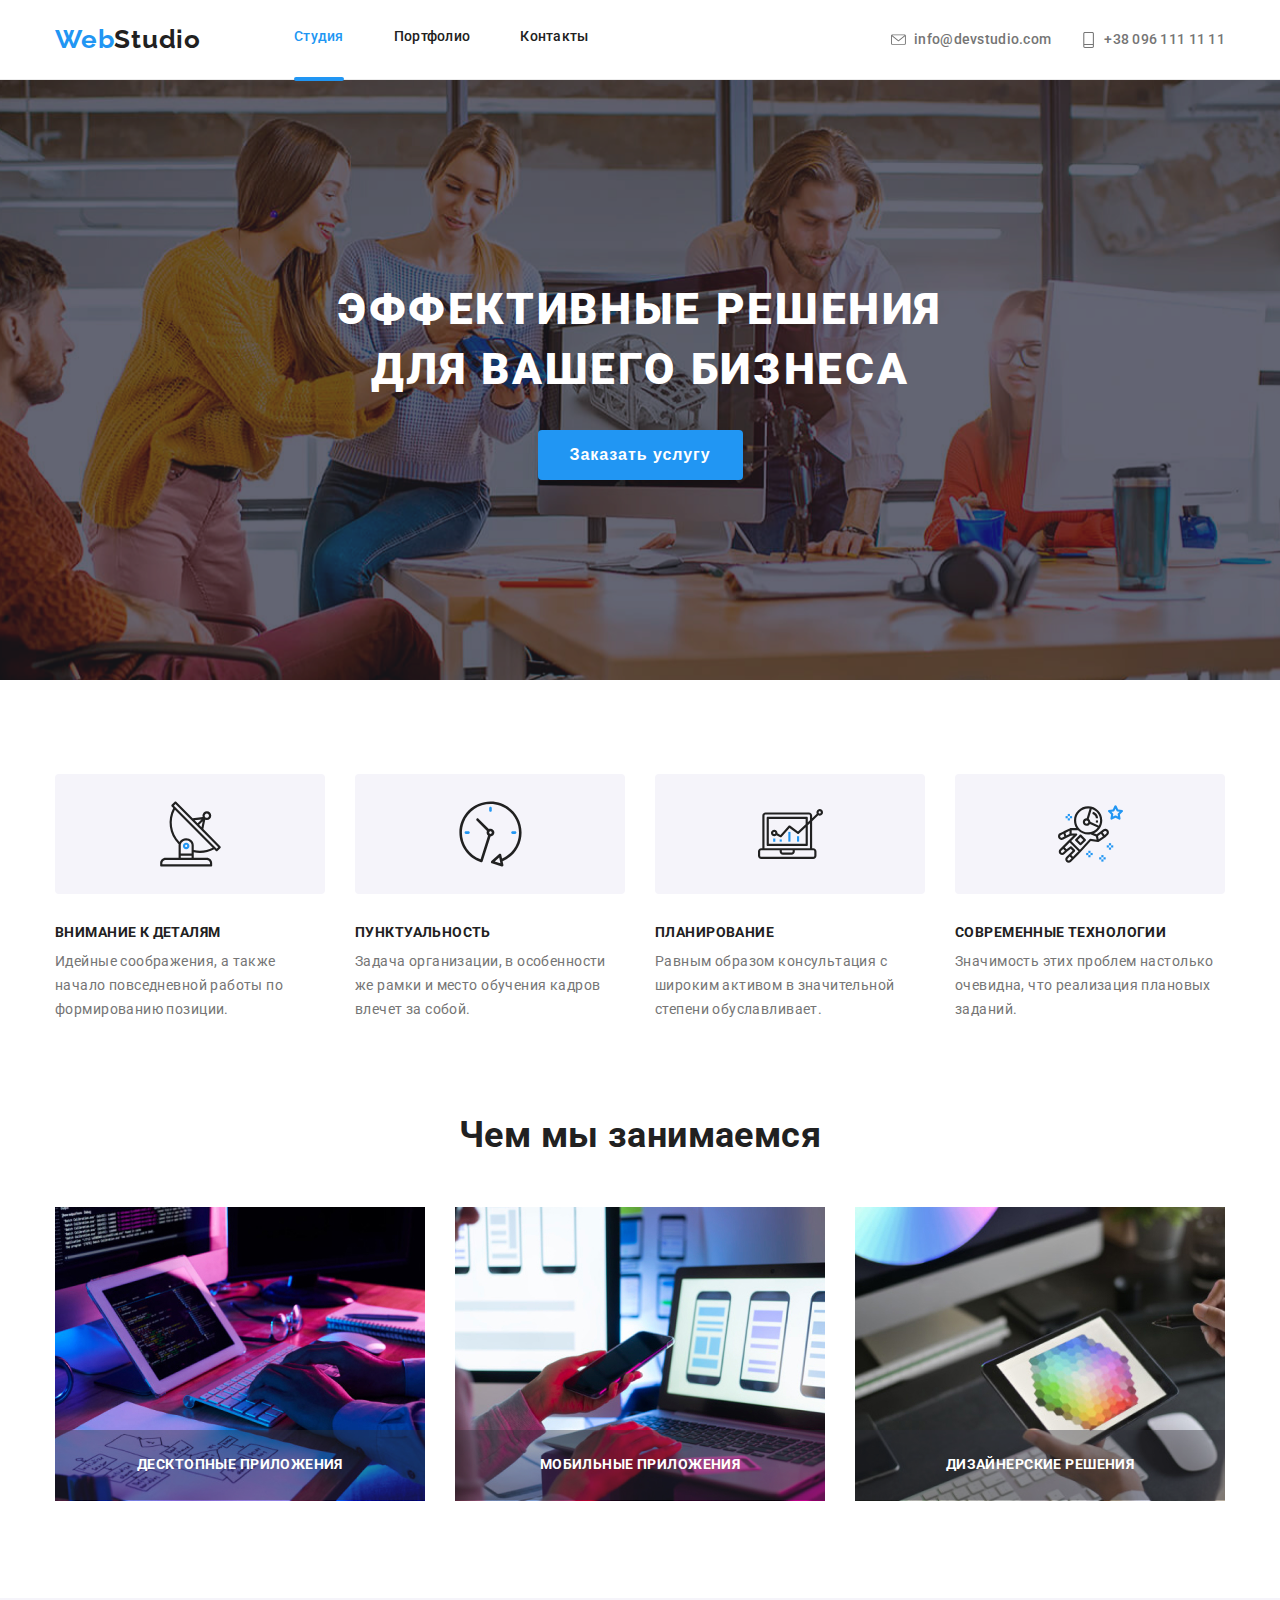
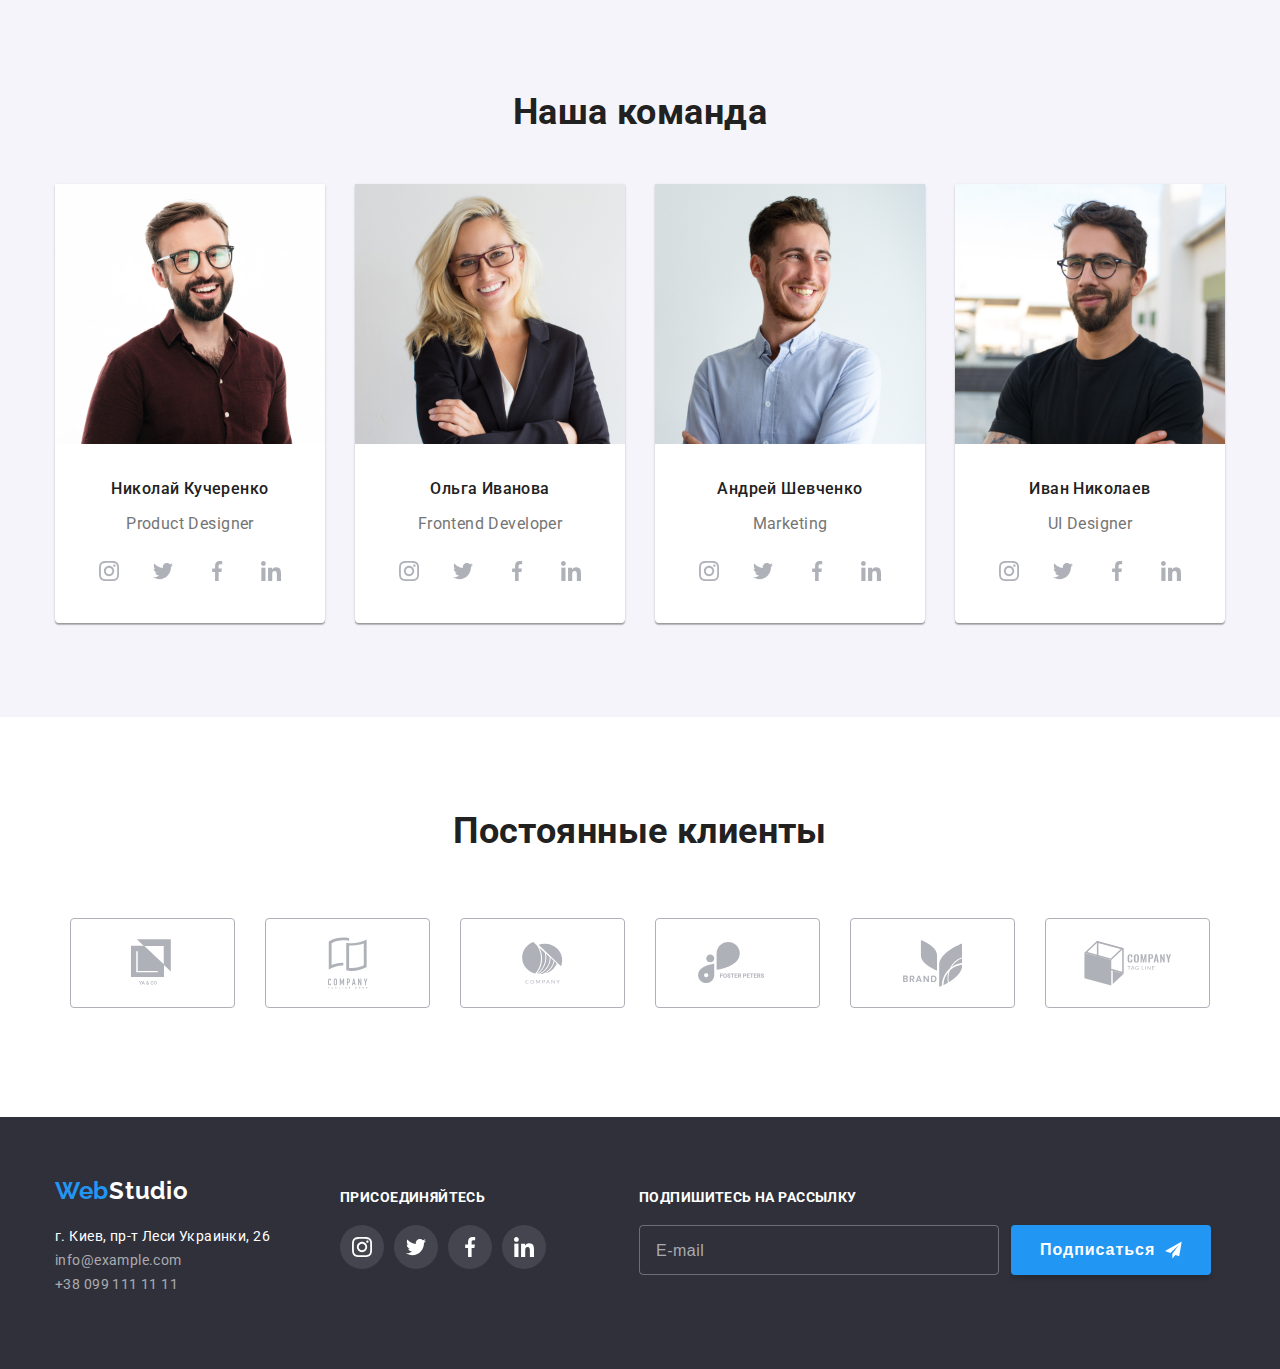
<file: index.html>
<!DOCTYPE html>
<html lang="ru">
  <head>
    <meta charset="UTF-8" />
    <meta name="viewport" content="width=device-width, initial-scale=1.0" />
    <meta http-equiv="X-UA-Compatible" content="ie=edge" />

    <title>Web studio</title>
    <link rel="stylesheet" href="./css/main.min.css" />
  </head>
  <body>
    <!-- Шапка страницы-->
    <header>
      <div class="page-header">
        <div class="container">
          <nav class="site-nav">
            <a href="index.html" class="logo">Web<span>Studio</span></a>

            <button
              type="button"
              class="menu-button"
              aria-expanded="false"
              aria-controls="menu-container"
              data-menu-button
            >
              <svg
                width="40"
                height="40"
                aria-label="Переключатель мобильного меню"
              >
                <use
                  class="icon-cross"
                  href="./images/sprite.svg#nav-cross"
                ></use>
                <use
                  class="icon-menu"
                  href="./images/sprite.svg#nav-menu"
                ></use>
              </svg>
            </button>

            <div class="menu-container" id="menu-container" data-menu>
              <ul class="navigation">
                <li class="menu-item">
                  <a href="index.html" class="menu-link current line">Студия</a>
                </li>
                <li class="menu-item">
                  <a href="portfolio.html" class="menu-link">Портфолио</a>
                </li>
                <li class="menu-item">
                  <a href="contacts.html" class="menu-link">Контакты</a>
                </li>
              </ul>

              <ul class="contacts">
                <li class="contact-item">
                  <a href="mailto:info@devstudio.com" class="contact-link">
                    <svg class="contact-icon">
                      <use href="./images/sprite.svg#icon-mail"></use>
                    </svg>
                    info@devstudio.com</a
                  >
                </li>
                <li class="contact-item">
                  <a href="tel:+380961111111" class="contact-link"
                    ><svg class="contact-icon">
                      <use href="./images/sprite.svg#icon-phone"></use>
                    </svg>
                    +38 096 111 11 11</a
                  >
                </li>
              </ul>
            </div>
          </nav>
        </div>
      </div>
    </header>

    <!-- Уникальный контент страницы -->
    <main>
      <section class="hero1">
        <div class="hero1-content">
          <h1 class="hero1-h1">Эффективные решения для вашего бизнеса</h1>
          <button class="hero1-btn" data-modal-open>Заказать услугу</button>
        </div>
      </section>

      <!--Our features-->
      <section class="container features">
        <ul class="features-list">
          <!--feature-1-->
          <li class="feature-card">
            <div class="feature-img-bg">
              <svg width="65px" height="70px">
                <use href="./images/sprite.svg#icon-antenna-1"></use>
              </svg>
            </div>
            <h2 class="feature-header">Внимание к деталям</h2>
            <p class="feature-desription">
              Идейные соображения, а также начало повседневной работы по
              формированию позиции.
            </p>
          </li>
          <!--feature-2-->
          <li class="feature-card">
            <div class="feature-img-bg">
              <svg width="65px" height="70px">
                <use href="./images/sprite.svg#icon-clock-1"></use>
              </svg>
            </div>
            <h2 class="feature-header">Пунктуальность</h2>
            <p class="feature-desription">
              Задача организации, в особенности же рамки и место обучения кадров
              влечет за собой.
            </p>
          </li>
          <!--feature-3-->
          <li class="feature-card">
            <div class="feature-img-bg">
              <svg width="65px" height="70px">
                <use href="./images/sprite.svg#icon-diagram-1"></use>
              </svg>
            </div>
            <h2 class="feature-header">Планирование</h2>
            <p class="feature-desription">
              Равным образом консультация с широким активом в значительной
              степени обуславливает.
            </p>
          </li>
          <!--feature-4-->
          <li class="feature-card">
            <div class="feature-img-bg">
              <svg width="65px" height="70px">
                <use href="./images/sprite.svg#icon-astronaut-1"></use>
              </svg>
            </div>
            <h2 class="feature-header">Современные технологии</h2>
            <p class="feature-desription">
              Значимость этих проблем настолько очевидна, что реализация
              плановых заданий.
            </p>
          </li>
        </ul>
      </section>

      <!--What we do-->
      <section class="we-do container">
        <h2 class="header">Чем мы занимаемся</h2>
        <ul class="we-do-list">
          <!--box-1-->
          <li class="we-do-item">
            <img
              src="./images/img-box-1.jpg"
              alt="img-box-1"
              width="370"
              height="294"
            />

            <h4 class="description">Десктопные приложения</h4>
          </li>
          <!--box-2-->
          <li class="we-do-item">
            <img
              src="./images/img-box-2.jpg"
              alt="img-box-2"
              width="370"
              height="294"
            />

            <h4 class="description">Мобильные приложения</h4>
          </li>
          <!--box-3-->
          <li class="we-do-item">
            <img
              src="./images/img-box-3.jpg"
              alt="img-box-3"
              width="370"
              height="294"
            />

            <h4 class="description">Дизайнерские решения</h4>
          </li>
        </ul>
      </section>

      <!--Our team-->
      <section class="team-bg">
        <div class="container our-team">
          <h2 class="header">Наша команда</h2>
          <ul class="team-list">
            <!--Player 1-->
            <li class="player-card">
              <img
                src="./images/player-1-photo.jpg"
                srcset="./images/player-1-photo@2x.jpg 2x"
                alt="player-1-photo"
                class="player-photo img-responsive"
              />
              <div class="card-discription">
                <p class="player-name">Николай Кучеренко</p>
                <p class="player-job">Product Designer</p>
                <ul class="social-links">
                  <li class="social-link-item">
                    <a href="/" class="social-link-we-do">
                      <svg class="button-icon">
                        <use
                          href="./images/sprite.svg#icon-instagram-logo"
                        ></use>
                      </svg>
                    </a>
                  </li>
                  <li class="social-link-item">
                    <a href="/" class="social-link-we-do">
                      <svg class="button-icon">
                        <use href="./images/sprite.svg#icon-twitter-logo"></use>
                      </svg>
                    </a>
                  </li>
                  <li class="social-link-item">
                    <a href="/" class="social-link-we-do">
                      <svg class="button-icon">
                        <use
                          href="./images/sprite.svg#icon-facebook-logo"
                        ></use>
                      </svg>
                    </a>
                  </li>
                  <li class="social-link-item">
                    <a href="/" class="social-link-we-do">
                      <svg class="button-icon">
                        <use
                          href="./images/sprite.svg#icon-linkedin-logo"
                          class="icon"
                        ></use>
                      </svg>
                    </a>
                  </li>
                </ul>
              </div>
            </li>
            <!--Player 2-->
            <li class="player-card">
              <img
                src="./images/player-2-photo.jpg"
                srcset="./images/player-2-photo@2x.jpg 2x"
                alt="player-2-photo"
                class="player-photo img-responsive"
              />
              <div class="card-discription">
                <p class="player-name">Ольга Иванова</p>
                <p class="player-job" lang="en">Frontend Developer</p>
                <ul class="social-links">
                  <li class="social-link-item">
                    <a href="/" class="social-link-we-do">
                      <svg class="button-icon">
                        <use
                          href="./images/sprite.svg#icon-instagram-logo"
                        ></use>
                      </svg>
                    </a>
                  </li>
                  <li class="social-link-item">
                    <a href="/" class="social-link-we-do">
                      <svg class="button-icon">
                        <use href="./images/sprite.svg#icon-twitter-logo"></use>
                      </svg>
                    </a>
                  </li>
                  <li class="social-link-item">
                    <a href="/" class="social-link-we-do">
                      <svg class="button-icon">
                        <use
                          href="./images/sprite.svg#icon-facebook-logo"
                        ></use>
                      </svg>
                    </a>
                  </li>
                  <li class="social-link-item">
                    <a href="/" class="social-link-we-do">
                      <svg class="button-icon">
                        <use
                          href="./images/sprite.svg#icon-linkedin-logo"
                          class="icon"
                        ></use>
                      </svg>
                    </a>
                  </li>
                </ul>
              </div>
            </li>
            <!--Player 3-->
            <li class="player-card">
              <img
                src="./images/player-3-photo.jpg"
                srcset="./images/player-3-photo@2x.jpg 2x"
                alt="player-3-photo"
                class="player-photo img-responsive"
              />
              <div class="card-discription">
                <p class="player-name">Андрей Шевченко</p>
                <p class="player-job" lang="en">Marketing</p>
                <ul class="social-links">
                  <li class="social-link-item">
                    <a href="/" class="social-link-we-do">
                      <svg class="button-icon">
                        <use
                          href="./images/sprite.svg#icon-instagram-logo"
                        ></use>
                      </svg>
                    </a>
                  </li>
                  <li class="social-link-item">
                    <a href="/" class="social-link-we-do">
                      <svg class="button-icon">
                        <use href="./images/sprite.svg#icon-twitter-logo"></use>
                      </svg>
                    </a>
                  </li>
                  <li class="social-link-item">
                    <a href="/" class="social-link-we-do">
                      <svg class="button-icon">
                        <use
                          href="./images/sprite.svg#icon-facebook-logo"
                        ></use>
                      </svg>
                    </a>
                  </li>
                  <li class="social-link-item">
                    <a href="/" class="social-link-we-do">
                      <svg class="button-icon">
                        <use
                          href="./images/sprite.svg#icon-linkedin-logo"
                          class="icon"
                        ></use>
                      </svg>
                    </a>
                  </li>
                </ul>
              </div>
            </li>
            <!--Player 4-->
            <li class="player-card">
              <img
                src="./images/player-4-photo.jpg"
                srcset="./images/player-4-photo@2x.jpg 2x"
                alt="player-4-photo"
                class="player-photo img-responsive"
              />
              <div class="card-discription">
                <p class="player-name">Иван Николаев</p>
                <p class="player-job" lang="en">UI Designer</p>
                <ul class="social-links">
                  <li class="social-link-item">
                    <a href="/" class="social-link-we-do">
                      <svg class="button-icon">
                        <use
                          href="./images/sprite.svg#icon-instagram-logo"
                        ></use>
                      </svg>
                    </a>
                  </li>
                  <li class="social-link-item">
                    <a href="/" class="social-link-we-do">
                      <svg class="button-icon">
                        <use href="./images/sprite.svg#icon-twitter-logo"></use>
                      </svg>
                    </a>
                  </li>
                  <li class="social-link-item">
                    <a href="/" class="social-link-we-do">
                      <svg class="button-icon">
                        <use
                          href="./images/sprite.svg#icon-facebook-logo"
                        ></use>
                      </svg>
                    </a>
                  </li>
                  <li class="social-link-item">
                    <a href="/" class="social-link-we-do">
                      <svg class="button-icon">
                        <use
                          href="./images/sprite.svg#icon-linkedin-logo"
                          class="icon"
                        ></use>
                      </svg>
                    </a>
                  </li>
                </ul>
              </div>
            </li>
          </ul>
        </div>
      </section>

      <!--Regular customers-->
      <section class="customer-section container">
        <h2 class="header">Постоянные клиенты</h2>

        <ul class="customer-list">
          <li class="customer">
            <a href="/" class="customer-link">
              <svg class="customer-svg" width="44px" height="49px">
                <use href="./images/sprite.svg#icon-customer-1"></use>
              </svg>
            </a>
          </li>
          <li class="customer">
            <a href="/" class="customer-link"
              ><svg class="customer-svg" width="40px" height="52px">
                <use href="./images/sprite.svg#icon-customer-2"></use>
              </svg>
            </a>
          </li>
          <li class="customer">
            <a href="/" class="customer-link"
              ><svg class="customer-svg" width="41px" height="42px">
                <use href="./images/sprite.svg#icon-customer-3"></use>
              </svg>
            </a>
          </li>
          <li class="customer">
            <a href="/" class="customer-link"
              ><svg class="customer-svg" width="79px" height="42px">
                <use href="./images/sprite.svg#icon-customer-4"></use>
              </svg>
            </a>
          </li>
          <li class="customer">
            <a href="/" class="customer-link"
              ><svg class="customer-svg" width="59px" height="47px">
                <use href="./images/sprite.svg#icon-customer-5"></use>
              </svg>
            </a>
          </li>
          <li class="customer">
            <a href="/" class="customer-link"
              ><svg class="customer-svg" width="88px" height="45px">
                <use href="./images/sprite.svg#icon-customer-6"></use>
              </svg>
            </a>
          </li>
        </ul>
      </section>
    </main>

    <!--Подвал страницы-->
    <footer>
      <div class="container footer-dFlex">
        <div class="footer-main-info">
          <a href="index.html" class="logo-footer">Web<span>Studio</span></a>
          <!--Contacts-->
          <div class="footer-contacts">
            <a
              href="https://goo.gl/maps/WigbNL4yxCLtFEcK9"
              class="footer-adress"
            >
              г. Киев, пр-т Леси Украинки, 26
            </a>
            <br />
            <a href="mailto:info@example.com" class="footer-contact-item"
              >info@example.com</a
            >
            <br />
            <a href="tel:+380991111111" class="footer-contact-item"
              >+38 099 111 11 11</a
            >
          </div>
        </div>
        <!--Social networks-->
        <div class="social-networks">
          <h3 class="social-networks-h">присоединяйтесь</h3>
          <!--Social links-->
          <ul class="social-links">
            <li class="social-link-item">
              <a href="/" class="social-link-footer">
                <svg class="button-icon">
                  <use href="./images/sprite.svg#icon-instagram-logo"></use>
                </svg>
              </a>
            </li>
            <li class="social-link-item">
              <a href="/" class="social-link-footer">
                <svg class="button-icon">
                  <use href="./images/sprite.svg#icon-twitter-logo"></use>
                </svg>
              </a>
            </li>
            <li class="social-link-item">
              <a href="/" class="social-link-footer">
                <svg class="button-icon">
                  <use href="./images/sprite.svg#icon-facebook-logo"></use>
                </svg>
              </a>
            </li>
            <li class="social-link-item">
              <a href="/" class="social-link-footer">
                <svg class="button-icon">
                  <use
                    href="./images/sprite.svg#icon-linkedin-logo"
                    class="icon"
                  ></use>
                </svg>
              </a>
            </li>
          </ul>
        </div>
        <!--Subscribe-->
        <div class="subscribe">
          <h3 class="subscribe-h">Подпишитесь на рассылку</h3>
          <div class="subscribe-input-thumb">
            <form class="subscribe-form">
              <input
                type="text"
                name="mail"
                class="subscribe-form-input"
                placeholder="E-mail"
              />
            </form>
            <button class="footer-submit-btn" type="button">
              <span class="footer-submit-text">Подписаться</span>
              <svg class="send-icon" width="24px" height="24px">
                <use
                  href="./images/sprite.svg#send"
                  class="use-send-icon"
                ></use>
              </svg>
            </button>
          </div>
        </div>
      </div>
    </footer>

    <!-- Модальное окно -->
    <div class="backdrop is-hidden" data-modal>
      <div class="modal">
        <h4 class="modal-header">Оставьте свои данные, мы вам перезвоним</h4>

        <button data-modal-close class="modal-closebtn">
          <svg class="modal-cross" width="11px" height="11px">
            <use
              href="./images/sprite.svg#modal-close-cross"
              class="modal-cross-icon"
            ></use>
          </svg>
        </button>

        <form class="modal-form">
          <div class="modal-block">
            <h4 class="modal-label">Имя</h4>
            <input name="name" type="text" class="modal-input" />
            <svg class="modal-icon" width="13px" height="13px">
              <use href="./images/sprite.svg#modal-name" class="use-icon"></use>
            </svg>
          </div>

          <div class="modal-block">
            <h4 class="modal-label">Телефон</h4>
            <input name="name" type="text" class="modal-input" />
            <svg class="modal-icon" width="12px" height="12px">
              <use href="./images/sprite.svg#modal-tel" class="use-icon"></use>
            </svg>
          </div>

          <div class="modal-block">
            <h4 class="modal-label">Почта</h4>
            <input name="name" type="text" class="modal-input" />
            <svg class="modal-icon" width="15px" height="12px">
              <use href="./images/sprite.svg#modal-mail" class="use-icon"></use>
            </svg>
          </div>

          <div class="modal-block">
            <h4 class="modal-label">Комментарий</h4>
            <textarea
              name="comment"
              cols="30"
              rows="10"
              placeholder="Введите текст"
              class="modal-input-comment"
            ></textarea>
          </div>

          <div class="agreement">
            <input
              type="checkbox"
              value="agree"
              name="agreement"
              id="agreement"
              class="agreement-checkfield"
            />
            <label class="agreement-label" for="agreement">
              Соглашаюсь с рассылкой и принимаю
              <a href="/" class="agreement-link" target="_blank"
                >Условия договора</a
              >
              <svg class="modal-mark" width="11px" height="8px">
                <use
                  href="./images/sprite.svg#modal-mark"
                  class="mark-icon"
                ></use>
              </svg>
            </label>
          </div>
          <div class="centered">
            <button class="modal-btn-submit">Отправить</button>
          </div>
        </form>
      </div>
    </div>

    <!-- Скрипты -->
    <script src="./js/modal.js"></script>
    <script src="./js/menu.js"></script>
  </body>
</html>
</file>
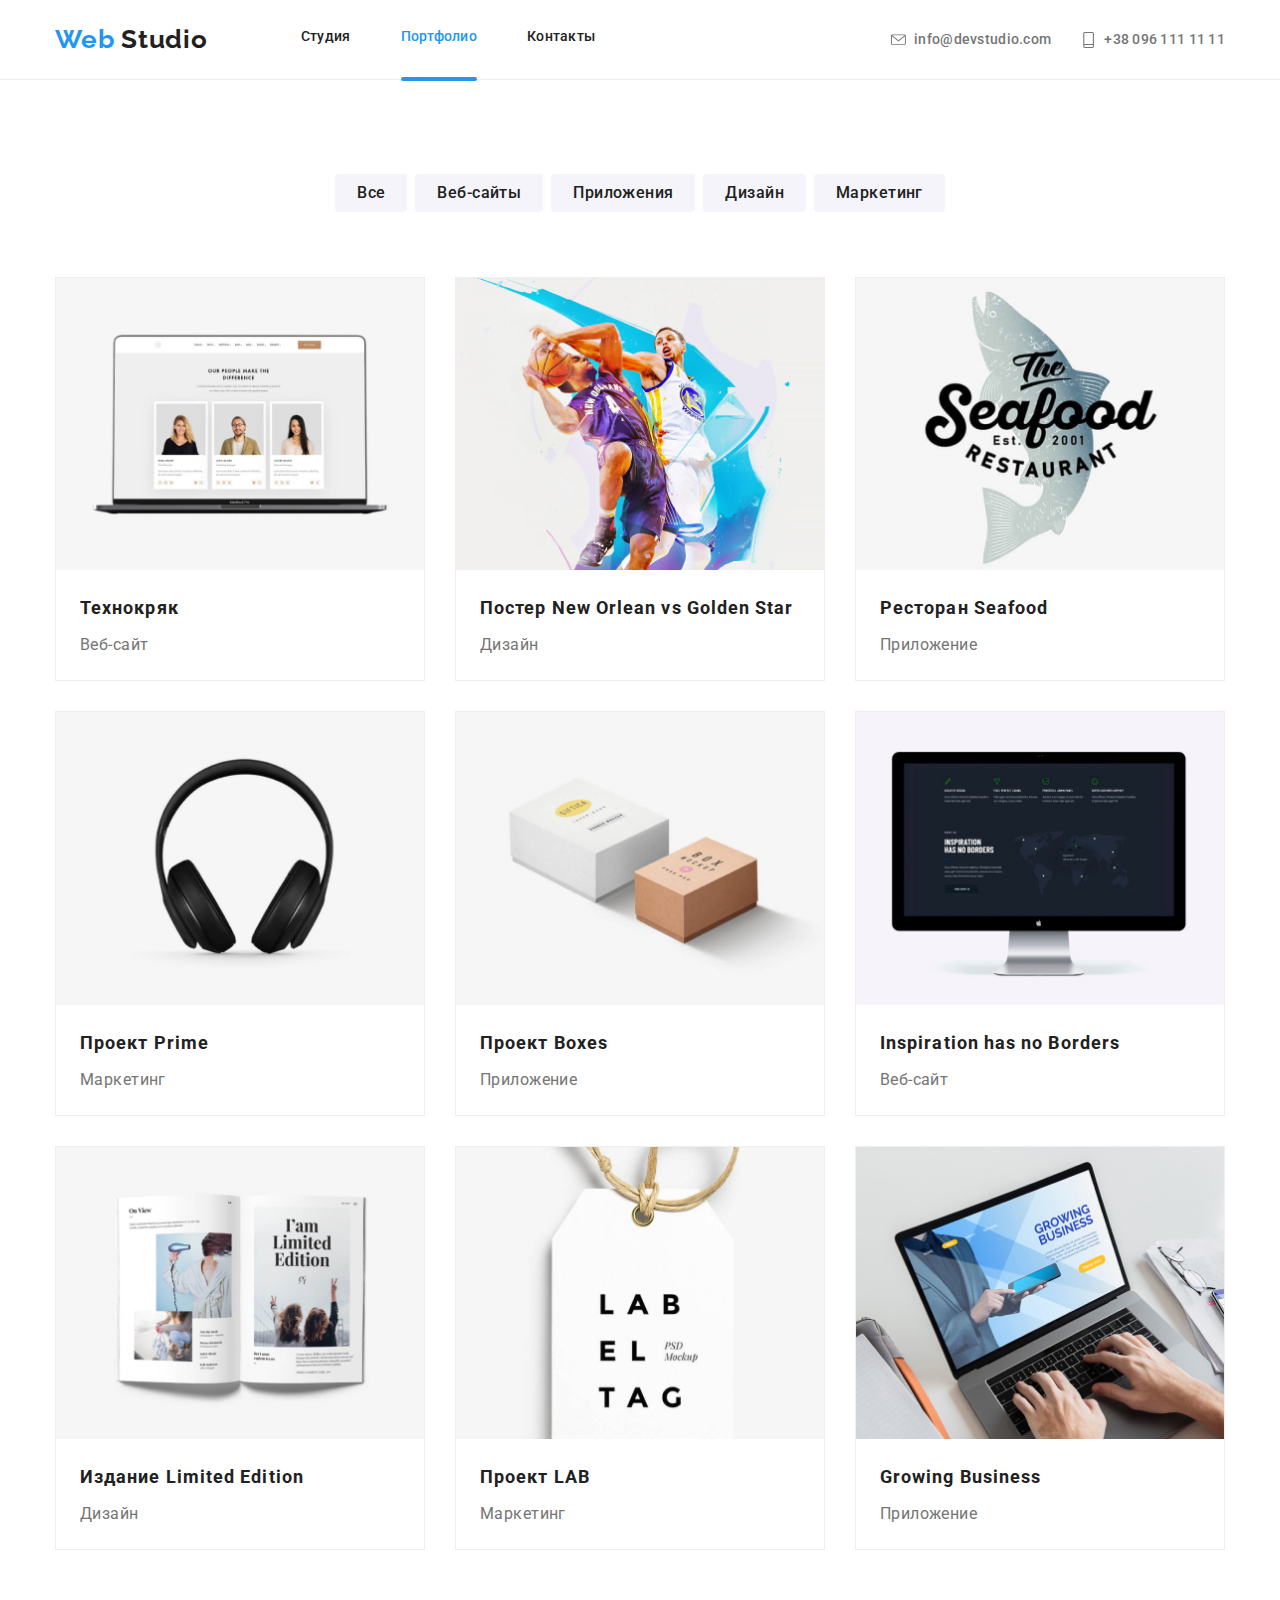
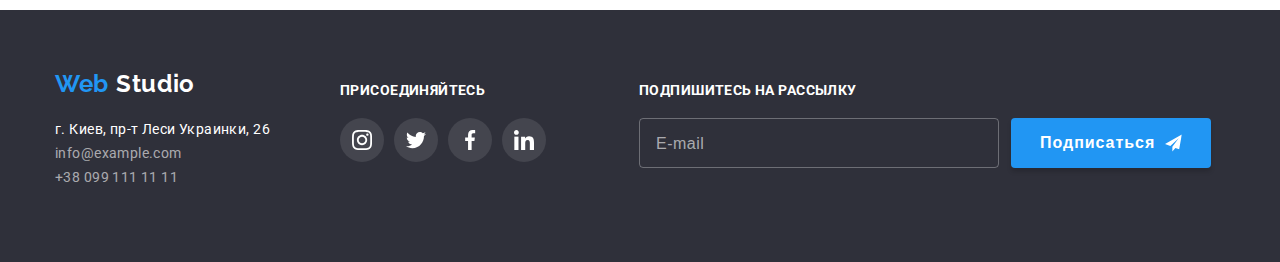
<file: portfolio.html>
<!DOCTYPE html>
<html lang="ru">
  <head>
    <meta charset="UTF-8" />
    <meta name="viewport" content="width=device-width, initial-scale=1.0" />
    <title>Портфолио</title>
    <link rel="stylesheet" href="./css/main.min.css" />
  </head>

  <body>
    <!-- Хедер сраницы -->
    <!-- Шапка страницы-->
    <header>
      <div class="page-header">
        <div class="container">
          <nav class="site-nav">
            <a href="index.html" class="logo">Web <span>Studio</span></a>

            <button
              type="button"
              class="menu-button"
              aria-expanded="false"
              aria-controls="menu-container"
              data-menu-button
            >
              <svg
                width="40"
                height="40"
                aria-label="Переключатель мобильного меню"
              >
                <use
                  class="icon-cross"
                  href="./images/sprite.svg#nav-cross"
                ></use>
                <use
                  class="icon-menu"
                  href="./images/sprite.svg#nav-menu"
                ></use>
              </svg>
            </button>

            <div class="menu-container" id="menu-container" data-menu>
              <ul class="navigation">
                <li class="menu-item">
                  <a href="index.html" class="menu-link">Студия</a>
                </li>
                <li class="menu-item">
                  <a href="portfolio.html" class="menu-link current line"
                    >Портфолио</a
                  >
                </li>
                <li class="menu-item">
                  <a href="contacts.html" class="menu-link">Контакты</a>
                </li>
              </ul>

              <ul class="contacts">
                <li class="contact-item">
                  <a href="mailto:info@devstudio.com" class="contact-link">
                    <svg class="contact-icon">
                      <use href="./images/sprite.svg#icon-mail"></use>
                    </svg>
                    info@devstudio.com</a
                  >
                </li>
                <li class="contact-item">
                  <a href="tel:+380961111111" class="contact-link"
                    ><svg class="contact-icon">
                      <use href="./images/sprite.svg#icon-phone"></use>
                    </svg>
                    +38 096 111 11 11</a
                  >
                </li>
              </ul>
            </div>
          </nav>
        </div>
      </div>
    </header>

    <!--Уникальный контент страницы-->
    <main>
      <div class="container">
        <!--Меню-->
        <ul class="project-menu">
          <li class="project-button">
            <a class="project-button-link" href="./portfolio.html">Все</a>
          </li>
          <li class="project-button">
            <a class="project-button-link" href="/">Веб-сайты</a>
          </li>
          <li class="project-button">
            <a class="project-button-link" href="/">Приложения</a>
          </li>
          <li class="project-button">
            <a class="project-button-link" href="/">Дизайн </a>
          </li>
          <li class="project-button">
            <a class="project-button-link" href="/">Маркетинг</a>
          </li>
        </ul>
        <!--Проекты-->
        <section class="portfolio-projects">
          <ul class="portfolio-list">
            <!--Project1-->
            <li class="portfolio-item">
              <a href="#" class="portfolio-list-link">
                <div class="portfolio-block-imgp">
                  <img
                    src="./images/project-image-poster-1.jpg"
                    srcset="./images/project-image-poster-1@2x.jpg 2x"
                    alt="project-image-1"
                    class="portfolio-img"
                  />
                  <p class="project-description-hiden">
                    Технокряк это современная площадка распространения
                    коронавируса. Компании используют эту платформу для
                    цифрового шпионажа и атак на защищённые сервера конкурентов.
                  </p>
                </div>

                <div class="portfolio-description-container">
                  <h2 class="description-h">Технокряк</h2>
                  <p class="description-type">Веб-сайт</p>
                </div>
              </a>
            </li>
            <!--Project2-->
            <li class="portfolio-item">
              <a href="#" class="portfolio-list-link">
                <div class="portfolio-block-imgp">
                  <img
                    src="./images/project-image-poster-2.jpg"
                    srcset="./images/project-image-poster-2@2x.jpg 2x"
                    alt="project-image-2"
                    class="portfolio-img"
                  />
                  <p class="project-description-hiden">
                    Lorem ipsum dolor sit.
                  </p>
                </div>
                <div class="portfolio-description-container">
                  <h2 class="description-h">
                    Постер New Orlean vs Golden Star
                  </h2>
                  <p class="description-type">Дизайн</p>
                </div>
              </a>
            </li>
            <!--Project3-->
            <li class="portfolio-item">
              <a href="#" class="portfolio-list-link">
                <div class="portfolio-block-imgp">
                  <img
                    src="./images/project-image-poster-3.jpg"
                    srcset="./images/project-image-poster-3@2x.jpg 2x"
                    alt="project-image-3"
                    class="portfolio-img"
                  />
                  <p class="project-description-hiden">
                    Lorem ipsum dolor sit.
                  </p>
                </div>
                <div class="portfolio-description-container">
                  <h2 class="description-h">Ресторан Seafood</h2>
                  <p class="description-type">Приложение</p>
                </div>
              </a>
            </li>
            <!--Project4-->
            <li class="portfolio-item">
              <a href="#" class="portfolio-list-link">
                <div class="portfolio-block-imgp">
                  <img
                    src="./images/project-image-poster-4.jpg"
                    srcset="./images/project-image-poster-4@2x.jpg 2x"
                    alt="project-image-4"
                    class="portfolio-img"
                  />
                  <p class="project-description-hiden">
                    Lorem ipsum dolor sit.
                  </p>
                </div>
                <div class="portfolio-description-container">
                  <h2 class="description-h">Проект Prime</h2>
                  <p class="description-type">Маркетинг</p>
                </div>
              </a>
            </li>
            <!--Project5-->
            <li class="portfolio-item">
              <a href="#" class="portfolio-list-link">
                <div class="portfolio-block-imgp">
                  <img
                    src="./images/project-image-poster-5.jpg"
                    srcset="./images/project-image-poster-5@2x.jpg 2x"
                    alt="project-image-5"
                    class="portfolio-img"
                  />
                  <p class="project-description-hiden">
                    Lorem ipsum dolor sit.
                  </p>
                </div>
                <div class="portfolio-description-container">
                  <h2 class="description-h">Проект Boxes</h2>
                  <p class="description-type">Приложение</p>
                </div>
              </a>
            </li>
            <!--Project6-->
            <li class="portfolio-item">
              <a href="#" class="portfolio-list-link">
                <div class="portfolio-block-imgp">
                  <img
                    src="./images/project-image-poster-6.jpg"
                    srcset="./images/project-image-poster-6@2x.jpg 2x"
                    alt="project-image-6"
                    class="portfolio-img"
                  />
                  <p class="project-description-hiden">
                    Lorem ipsum dolor sit.
                  </p>
                </div>
                <div class="portfolio-description-container">
                  <h2 class="description-h">Inspiration has no Borders</h2>
                  <p class="description-type">Веб-сайт</p>
                </div>
              </a>
            </li>
            <!--Project7-->
            <li class="portfolio-item">
              <a href="#" class="portfolio-list-link">
                <div class="portfolio-block-imgp">
                  <img
                    src="./images/project-image-poster-7.jpg"
                    srcset="./images/project-image-poster-7@2x.jpg 2x"
                    alt="project-image-7"
                    class="portfolio-img"
                  />
                  <p class="project-description-hiden">
                    Lorem ipsum dolor sit.
                  </p>
                </div>
                <div class="portfolio-description-container">
                  <h2 class="description-h">Издание Limited Edition</h2>
                  <p class="description-type">Дизайн</p>
                </div>
              </a>
            </li>
            <!--Project8-->
            <li class="portfolio-item">
              <a href="#" class="portfolio-list-link">
                <div class="portfolio-block-imgp">
                  <img
                    src="./images/project-image-poster-8.jpg"
                    srcset="./images/project-image-poster-8@2x.jpg 2x"
                    alt="project-image-8"
                    class="portfolio-img"
                  />
                  <p class="project-description-hiden">
                    Lorem ipsum dolor sit.
                  </p>
                </div>
                <div class="portfolio-description-container">
                  <h2 class="description-h">Проект LAB</h2>
                  <p class="description-type">Маркетинг</p>
                </div>
              </a>
            </li>
            <!--Project9-->
            <li class="portfolio-item">
              <a href="#" class="portfolio-list-link">
                <div class="portfolio-block-imgp">
                  <img
                    src="./images/project-image-poster-9.jpg"
                    srcset="./images/project-image-poster-9@2x.jpg 2x"
                    alt="project-image-9"
                    class="portfolio-img"
                  />
                  <p class="project-description-hiden">
                    Lorem ipsum dolor sit.
                  </p>
                </div>
                <div class="portfolio-description-container">
                  <h2 class="description-h">Growing Business</h2>
                  <p class="description-type">Приложение</p>
                </div>
              </a>
            </li>
          </ul>
        </section>
      </div>
    </main>

    <!--Подвал страницы-->
    <footer>
      <div class="container footer-dFlex">
        <div class="footer-main-info">
          <a href="index.html" class="logo-footer">Web <span>Studio</span></a>
          <!--Contacts-->
          <div class="footer-contacts">
            <a
              href="https://goo.gl/maps/WigbNL4yxCLtFEcK9"
              class="footer-adress"
            >
              г. Киев, пр-т Леси Украинки, 26
            </a>
            <br />
            <a href="mailto:info@example.com" class="footer-contact-item"
              >info@example.com</a
            >
            <br />
            <a href="tel:+380991111111" class="footer-contact-item"
              >+38 099 111 11 11</a
            >
          </div>
        </div>
        <!--Social networks-->
        <div class="social-networks">
          <h3 class="social-networks-h">присоединяйтесь</h3>
          <!--Social links-->
          <ul class="social-links">
            <li class="social-link-item">
              <a href="/" class="social-link-footer">
                <svg class="button-icon">
                  <use href="./images/sprite.svg#icon-instagram-logo"></use>
                </svg>
              </a>
            </li>
            <li class="social-link-item">
              <a href="/" class="social-link-footer">
                <svg class="button-icon">
                  <use href="./images/sprite.svg#icon-twitter-logo"></use>
                </svg>
              </a>
            </li>
            <li class="social-link-item">
              <a href="/" class="social-link-footer">
                <svg class="button-icon">
                  <use href="./images/sprite.svg#icon-facebook-logo"></use>
                </svg>
              </a>
            </li>
            <li class="social-link-item">
              <a href="/" class="social-link-footer">
                <svg class="button-icon">
                  <use
                    href="./images/sprite.svg#icon-linkedin-logo"
                    class="icon"
                  ></use>
                </svg>
              </a>
            </li>
          </ul>
        </div>
        <!--Subscribe-->
        <div class="subscribe">
          <h3 class="subscribe-h">Подпишитесь на рассылку</h3>
          <div class="subscribe-input-thumb">
            <form class="subscribe-form">
              <input
                type="text"
                name="mail"
                class="subscribe-form-input"
                placeholder="E-mail"
              />
            </form>
            <button class="footer-submit-btn" type="button">
              <span class="footer-submit-text">Подписаться</span>
              <svg class="send-icon" width="24px" height="24px">
                <use
                  href="./images/sprite.svg#send"
                  class="use-send-icon"
                ></use>
              </svg>
            </button>
          </div>
        </div>
      </div>
    </footer>

    <!-- Скрипты -->
    <script src="./js/menu.js"></script>
  </body>
</html>
</file>
<file: css/main.min.css>
@import url("https://fonts.googleapis.com/css2?family=Roboto:wght@400;500;700&display=swap");@import url("https://fonts.googleapis.com/css2?family=Raleway:wght@700&family=Roboto:wght@400;500;700&display=swap");body{background-color:#fff;font-family:"Roboto",sans-serif;font-style:normal;color:#212121;letter-spacing:0.03em;font-size:14px;margin:0}html{-webkit-box-sizing:border-box;box-sizing:border-box}*,*::before,*::after{-webkit-box-sizing:inherit;box-sizing:inherit}ul{padding:0;margin:0;list-style:none}a{text-decoration:none}h1,h2,h3,h4,h5,h6,p{margin:0}input:focus,button:focus{outline:none}.container{margin-left:auto;margin-right:auto;padding-left:15px;padding-right:15px;width:100%}@media screen and (min-width: 480px){.container{width:480px}}@media screen and (min-width: 768px){.container{width:768px}}@media screen and (min-width: 1200px){.container{width:1200px}}.img-responsive{display:block;max-width:100%;height:auto}.page-header{border-bottom:1px solid #ececec;position:relative;display:-webkit-box;display:-ms-flexbox;display:flex;-webkit-box-pack:center;-ms-flex-pack:center;justify-content:center;-webkit-box-align:center;-ms-flex-align:center;align-items:center;height:80px}.page-header .site-nav{width:100%;display:-webkit-box;display:-ms-flexbox;display:flex;-webkit-box-align:center;-ms-flex-align:center;align-items:center;-webkit-box-pack:justify;-ms-flex-pack:justify;justify-content:space-between}.logo{font-family:"Raleway",sans-serif;font-style:normal;font-weight:bold;font-size:26px;line-height:1.19;letter-spacing:0.03em;color:#2196f3}.logo span{color:#212121}@media screen and (min-width: 768px) and (max-width: 1199px){.logo{display:-webkit-box;display:-ms-flexbox;display:flex;font-size:24px;line-height:1.16;margin-right:88px}}@media screen and (min-width: 1200px){.logo{margin-right:93px}}.menu-button{display:-webkit-inline-box;display:-ms-inline-flexbox;display:inline-flex;margin:0;padding:0;border:none;background-color:transparent;-webkit-transition:cubic-bezier(0.4, 0, 0.2, 1) 250ms;transition:cubic-bezier(0.4, 0, 0.2, 1) 250ms}.menu-button:hover,.menu-button:focus{fill:#2196f3}@media screen and (min-width: 768px){.menu-button{display:none}}.menu-button .icon-cross{display:none}.menu-button.is-open .icon-cross{display:block}.menu-button.is-open .icon-menu{display:none}@media screen and (max-width: 767px){.menu-container{background-color:#fff;z-index:1;text-align:center;border:1px solid #ececec;-webkit-box-shadow:0px 4px 8px rgba(0,0,0,0.04),0px 2px 4px rgba(0,0,0,0.08),0px 1px 3px rgba(7,6,6,0.16);box-shadow:0px 4px 8px rgba(0,0,0,0.04),0px 2px 4px rgba(0,0,0,0.08),0px 1px 3px rgba(7,6,6,0.16)}}@media screen and (max-width: 767px){.menu-container{display:none;position:absolute;top:100%;left:0;width:100%}}@media screen and (max-width: 767px) and (min-width: 768px){.menu-container{display:-webkit-box;display:-ms-flexbox;display:flex}}@media screen and (max-width: 767px){.menu-container.is-open{display:block}}@media screen and (min-width: 768px){.menu-container{display:-webkit-box;display:-ms-flexbox;display:flex;-webkit-box-flex:1;-ms-flex-positive:1;flex-grow:1}}@media screen and (min-width: 768px){.menu-item:not(:last-child){margin-right:50px}}@media screen and (max-width: 767px){.navigation{padding-top:60px}}@media screen and (min-width: 768px) and (max-width: 1199px){.navigation{display:-webkit-box;display:-ms-flexbox;display:flex;padding-top:34px}}@media screen and (min-width: 1200px){.navigation{display:-webkit-box;display:-ms-flexbox;display:flex;margin:0;padding-top:32px}}@media screen and (max-width: 767px){.contacts{display:inline-block;padding:20px 0 60px 0}}@media screen and (min-width: 768px) and (max-width: 1199px){.contacts{display:-webkit-box;display:-ms-flexbox;display:flex;-webkit-box-orient:vertical;-webkit-box-direction:normal;-ms-flex-direction:column;flex-direction:column;-webkit-box-pack:justify;-ms-flex-pack:justify;justify-content:space-between;padding-top:21px;padding-bottom:21px;margin-left:80px}}@media screen and (min-width: 1200px){.contacts{padding:0;display:-webkit-box;display:-ms-flexbox;display:flex;margin-left:auto;-webkit-box-align:center;-ms-flex-align:center;align-items:center}}.menu-link{font-weight:500;font-size:14px;line-height:1.142;letter-spacing:0.02em;color:#212121;display:inline-block;-webkit-transition:cubic-bezier(0.4, 0, 0.2, 1) 250ms;transition:cubic-bezier(0.4, 0, 0.2, 1) 250ms}@media screen and (max-width: 767px){.menu-link{padding-bottom:40px}}.menu-link:hover,.menu-link:focus{color:#2196f3}.menu-link.current{color:#2196f3}.line::after{content:"";display:-webkit-box;display:-ms-flexbox;display:flex;width:auto;height:4px;background-color:#2196f3;margin-top:33px;border-radius:2px}@media screen and (max-width: 767px){.line::after{margin-top:8px}}.contact-item{display:-webkit-box;display:-ms-flexbox;display:flex;-webkit-box-pack:center;-ms-flex-pack:center;justify-content:center;-webkit-box-align:center;-ms-flex-align:center;align-items:center;font-weight:normal;font-size:14px;line-height:1.71;color:rgba(255,255,255,0.6)}@media screen and (min-width: 1200px){.contact-item{-webkit-box-pack:center;-ms-flex-pack:center;justify-content:center;-webkit-box-align:center;-ms-flex-align:center;align-items:center;font-weight:normal;font-size:14px;line-height:1.71;color:rgba(255,255,255,0.6)}}@media screen and (max-width: 767px){.contact-item:not(:last-child){margin-bottom:16px}}@media screen and (min-width: 1200px){.contact-item:not(:last-child){margin-right:30px}}.contact-icon{width:15px;height:16px;padding:0;margin-right:8px}.contact-link{display:-webkit-box;display:-ms-flexbox;display:flex;-webkit-box-align:center;-ms-flex-align:center;align-items:center;width:100%;font-weight:500;font-size:12px;line-height:1.16;letter-spacing:0.02em;color:#757575;fill:#757575;-webkit-transition:cubic-bezier(0.4, 0, 0.2, 1) 250ms;transition:cubic-bezier(0.4, 0, 0.2, 1) 250ms}.contact-link:hover,.contact-link:focus{color:#2196f3;fill:#2196f3}@media screen and (min-width: 1200px){.contact-link{display:-webkit-box;display:-ms-flexbox;display:flex;font-size:14px;line-height:1.14}}.hero1{background-repeat:no-repeat;background-position:top center;background-size:cover}@media screen and (max-width: 767px){.hero1{background-image:url("../images/hero-1-image-mobile.png")}}@media screen and (min-width: 768px){.hero1{background-image:url("../images/hero-1-image-tablet.png")}}@media screen and (min-width: 1200px){.hero1{background-image:url("../images/hero-1-image.png")}}.hero1-content{background-color:rgba(47,48,58,0.4);text-align:center}@media screen and (max-width: 1199px){.hero1-content{padding-top:118px;padding-bottom:118px}}@media screen and (min-width: 1200px){.hero1-content{padding-top:200px;padding-bottom:200px}}.hero1-btn{min-width:200px;min-height:50px;font-weight:700;font-size:16px;line-height:1.87;letter-spacing:0.06em;color:#fff;background-color:#2196f3;border:none;border-radius:4px;padding:10px 32px;display:inline-block;cursor:pointer;-webkit-box-shadow:0px 4px 4px rgba(0,0,0,0.15);box-shadow:0px 4px 4px rgba(0,0,0,0.15)}.hero1-h1{font-weight:900;text-align:center;letter-spacing:0.06em;text-transform:uppercase;color:#fff;margin:0 auto 30px auto;display:block}@media screen and (max-width: 1199px){.hero1-h1{max-width:360px;font-size:26px;line-height:1.62;letter-spacing:0.06em}}@media screen and (min-width: 1200px){.hero1-h1{max-width:696px;font-size:44px;line-height:1.36;letter-spacing:0.06em}}.features{padding-top:60px;padding-bottom:60px}@media screen and (min-width: 1200px){.features{padding-top:94px;padding-bottom:94px}}@media screen and (max-width: 767px){.features-list{text-align:center}}@media screen and (min-width: 768px){.features-list{display:-webkit-box;display:-ms-flexbox;display:flex;-ms-flex-wrap:wrap;flex-wrap:wrap;margin:-15px}}@media screen and (max-width: 767px){.feature-card:not(:last-child){margin-bottom:30px}}@media screen and (max-width: 767px){.feature-card{width:100%}}@media screen and (min-width: 768px){.feature-card{width:calc((100% - 4 * 15px) / 2);margin:15px}}@media screen and (min-width: 1200px){.feature-card{width:calc((100% - 8 * 15px) / 4);margin:15px}}.feature-img-bg{background-color:#f5f4fa;border-radius:4px;display:-webkit-box;display:-ms-flexbox;display:flex;-webkit-box-pack:center;-ms-flex-pack:center;justify-content:center;-webkit-box-align:center;-ms-flex-align:center;align-items:center;margin:0 0 30px 0;height:120px}.feature-header{font-weight:bold;font-size:14px;line-height:1.142;text-transform:uppercase;color:#212121;margin:0 0 10px 0}.feature-desription{font-weight:normal;font-size:14px;line-height:1.71;color:#757575}@media screen and (max-width: 1199px){.we-do{display:none}}.header{font-weight:700;font-size:36px;line-height:1.16;text-align:center;color:#212121;margin-bottom:30px}@media screen and (min-width: 1200px){.header{margin-bottom:50px}}.we-do{padding-bottom:94px}.we-do-list{display:-webkit-box;display:-ms-flexbox;display:flex;margin:0}.we-do-item{position:relative}.we-do-item:not(:last-child){margin-right:30px}.we-do .description{position:absolute;bottom:4px;left:0;width:100%;font-weight:700;font-size:14px;line-height:1.14;text-transform:uppercase;text-align:center;color:#fff;background:rgba(47,48,58,0.4);padding:27px 0}.team-bg{background-color:#f5f4fa;padding-top:60px;padding-bottom:60px}@media screen and (min-width: 1200px){.team-bg{padding-top:94px;padding-bottom:94px}}.team-list{display:-webkit-box;display:-ms-flexbox;display:flex;-ms-flex-wrap:wrap;flex-wrap:wrap}@media screen and (min-width: 768px){.team-list{margin:-15px}}.card-discription{padding-bottom:24px}@media screen and (min-width: 1200px){.card-discription{padding-bottom:30px}}.player-card{background-color:#fff;-webkit-box-shadow:0px 1px 3px rgba(0,0,0,0.12),0px 1px 1px rgba(0,0,0,0.14),0px 2px 1px rgba(0,0,0,0.2);box-shadow:0px 1px 3px rgba(0,0,0,0.12),0px 1px 1px rgba(0,0,0,0.14),0px 2px 1px rgba(0,0,0,0.2);border-radius:0px 0px 4px 4px}@media screen and (min-width: 768px){.player-card{width:calc((100% - 4 * 15px) / 2);margin:15px}}@media screen and (min-width: 1200px){.player-card{width:calc((100% - 8 * 15px) / 4);margin:15px}}@media screen and (max-width: 767px){.player-card:not(:last-child){margin-bottom:30px}}.player-photo{width:100%;height:auto;display:block;margin-bottom:30px}.player-name{font-weight:500;font-size:16px;line-height:1.9;color:#212121;text-align:center;margin-bottom:10px}.player-job{font-weight:400;font-size:16px;line-height:19px;color:#757575;text-align:center;margin-bottom:16px}.social-links{display:-webkit-box;display:-ms-flexbox;display:flex;-webkit-box-pack:center;-ms-flex-pack:center;justify-content:center;height:44px}.social-link-we-do{display:-webkit-box;display:-ms-flexbox;display:flex;width:44px;height:44px;-webkit-box-align:center;-ms-flex-align:center;align-items:center;-webkit-box-pack:center;-ms-flex-pack:center;justify-content:center;border:1px solid transparent;border-radius:50%;fill:#afb1b8;background-color:#fff;-webkit-transition:cubic-bezier(0.4, 0, 0.2, 1) 250ms;transition:cubic-bezier(0.4, 0, 0.2, 1) 250ms}.social-link-we-do:hover,.social-link-we-do:focus{background-color:#2196f3;fill:#fff}.social-link-item:not(:last-child){margin-right:10px}.button-icon{padding:0;margin:0;border:0;width:20px;height:20px}.customer-list{display:-webkit-box;display:-ms-flexbox;display:flex}@media screen and (max-width: 1199px){.customer-list{-ms-flex-wrap:wrap;flex-wrap:wrap;margin:-15px}}.customer{display:-webkit-box;display:-ms-flexbox;display:flex;-webkit-box-align:center;-ms-flex-align:center;align-items:center;-webkit-box-pack:center;-ms-flex-pack:center;justify-content:center;height:90px}@media screen and (max-width: 767px){.customer{width:calc((100% - 4 * 15px) / 2);margin:15px}}@media screen and (min-width: 768px){.customer{width:calc((100% - 8 * 15px) / 3);margin:15px}}.customer-section{padding-top:60px;padding-bottom:60px}@media screen and (min-width: 1200px){.customer-section{padding-top:94px;padding-bottom:94px}}.customer-link{width:100%;height:100%;border:1px solid #afb1b8;border-radius:4px;display:-webkit-box;display:-ms-flexbox;display:flex;-webkit-box-align:center;-ms-flex-align:center;align-items:center;-webkit-box-pack:center;-ms-flex-pack:center;justify-content:center;fill:#afb1b8;background-color:#fff;-webkit-transition:cubic-bezier(0.4, 0, 0.2, 1) 250ms;transition:cubic-bezier(0.4, 0, 0.2, 1) 250ms}.customer-link:hover,.customer-link:focus{fill:#2196f3;border-color:#2196f3}footer{background-color:#2f303a}@media screen and (max-width: 767px){footer{text-align:center}}@media screen and (min-width: 768px) and (max-width: 1199px){.footer-dFlex{display:-webkit-box;display:-ms-flexbox;display:flex;-ms-flex-wrap:wrap;flex-wrap:wrap;padding-left:70px;padding-right:74px}}@media screen and (min-width: 1200px){.footer-dFlex{display:-webkit-box;display:-ms-flexbox;display:flex}}.logo-footer{font-family:"Raleway",sans-serif;font-style:normal;font-weight:bold;font-size:26px;line-height:1.19;letter-spacing:0.03em;color:#2196f3;font-size:24px;line-height:1.16}.logo-footer span{color:#fff}.social-link-footer{display:-webkit-box;display:-ms-flexbox;display:flex;width:44px;height:44px;-webkit-box-align:center;-ms-flex-align:center;align-items:center;-webkit-box-pack:center;-ms-flex-pack:center;justify-content:center;border:1px solid transparent;border-radius:50%;fill:#fff;background-color:rgba(255,255,255,0.1);-webkit-transition:cubic-bezier(0.4, 0, 0.2, 1) 250ms;transition:cubic-bezier(0.4, 0, 0.2, 1) 250ms}.social-link-footer:hover,.social-link-footer:focus{background-color:#2196f3;fill:#fff}.footer-main-info{padding-top:60px;padding-bottom:60px}@media screen and (min-width: 768px) and (max-width: 1199px){.footer-main-info{text-align:center;margin-right:165px}}@media screen and (min-width: 1200px){.footer-main-info{display:inline-block;margin-right:70px}}.footer-adress{font-weight:normal;font-size:14px;line-height:1.71;color:#fff}.footer-contacts{margin-top:20px}.footer-contact-item{font-weight:400;font-size:14px;line-height:1.71;letter-spacing:0.03em;color:rgba(255,255,255,0.6)}@media screen and (min-width: 768px) and (max-width: 1199px){.social-networks{text-align:center;padding-top:65px}}@media screen and (min-width: 1200px){.social-networks{padding-top:72px;margin-right:93px}}.social-networks-h{font-weight:700;font-size:14px;line-height:16px;letter-spacing:1.14;text-transform:uppercase;color:#fff;margin-bottom:20px}@media screen and (max-width: 767px){.subscribe{padding-top:60px;padding-bottom:60px}}@media screen and (min-width: 768px){.subscribe{padding-bottom:60px;text-align:center;width:450px;margin:0 auto}}@media screen and (min-width: 1200px){.subscribe{text-align:left;width:570px;margin:0;padding:72px 0 94px 0}}.subscribe-h{font-weight:bold;font-size:14px;line-height:16px;text-transform:uppercase;color:#fff;margin-bottom:20px}@media screen and (max-width: 1199px){.subscribe-input-thumb{-webkit-box-align:center;-ms-flex-align:center;align-items:center}}@media screen and (min-width: 1200px){.subscribe-input-thumb{display:-webkit-box;display:-ms-flexbox;display:flex}}.subscribe-form{border:1px solid rgba(255,255,255,0.3);-webkit-box-sizing:border-box;box-sizing:border-box;border-radius:4px;width:100%;height:50px}@media screen and (max-width: 1199px){.subscribe-form{margin-bottom:20px}}.subscribe-form-input{display:-webkit-box;display:-ms-flexbox;display:flex;-webkit-box-align:center;-ms-flex-align:center;align-items:center;width:100%;padding:15px 16px;font-weight:400;font-size:16px;line-height:1.25;letter-spacing:0.03em;color:rgba(255,255,255,0.6);background-color:transparent;border:none}@media screen and (min-width: 1200px){.subscribe-form-input{width:358px}}.subscribe-form-input::-webkit-input-placeholder{display:-webkit-box;display:flex;-webkit-box-align:center;align-items:center;font-weight:400;font-size:16px;line-height:1.25;letter-spacing:0.03em;color:rgba(255,255,255,0.6)}.subscribe-form-input:-ms-input-placeholder{display:-ms-flexbox;display:flex;-ms-flex-align:center;align-items:center;font-weight:400;font-size:16px;line-height:1.25;letter-spacing:0.03em;color:rgba(255,255,255,0.6)}.subscribe-form-input::-ms-input-placeholder{display:-ms-flexbox;display:flex;-ms-flex-align:center;align-items:center;font-weight:400;font-size:16px;line-height:1.25;letter-spacing:0.03em;color:rgba(255,255,255,0.6)}.subscribe-form-input::placeholder{display:-webkit-box;display:-ms-flexbox;display:flex;-webkit-box-align:center;-ms-flex-align:center;align-items:center;font-weight:400;font-size:16px;line-height:1.25;letter-spacing:0.03em;color:rgba(255,255,255,0.6)}.footer-submit-btn{position:relative;width:200px;height:50px;text-align:center;background-color:#2196f3;border:none;-webkit-box-shadow:0px 4px 4px rgba(0,0,0,0.15);box-shadow:0px 4px 4px rgba(0,0,0,0.15);border-radius:4px;cursor:pointer;display:-webkit-box;display:-ms-flexbox;display:flex;-webkit-box-align:center;-ms-flex-align:center;align-items:center;margin:0 auto;padding:0 29px}@media screen and (min-width: 1200px){.footer-submit-btn{margin-left:12px}}.footer-submit-text{font-weight:bold;font-size:16px;line-height:1.875;margin-right:10px;letter-spacing:0.06em;color:#fff}.project-menu{display:-webkit-box;display:-ms-flexbox;display:flex;-ms-flex-wrap:wrap;flex-wrap:wrap}@media screen and (max-width: 767px){.project-menu{margin-top:60px;margin-bottom:40px}}@media screen and (min-width: 768px){.project-menu{padding-top:60px;padding-bottom:30px;-webkit-box-align:center;-ms-flex-align:center;align-items:center;-webkit-box-pack:center;-ms-flex-pack:center;justify-content:center}}@media screen and (min-width: 768px){.project-menu{padding-top:94px;padding-bottom:50px;-webkit-box-align:center;-ms-flex-align:center;align-items:center;-webkit-box-pack:center;-ms-flex-pack:center;justify-content:center}}.project-button:not(:last-child){margin-right:8px}@media screen and (max-width: 767px){.project-button:nth-child(1),.project-button:nth-child(3){margin-bottom:15px}}.project-button{min-height:38px}@media screen and (min-width: 768px){.project-button{margin:0}}.project-button-link{display:inline-block;font-weight:500;font-size:16px;line-height:1.62;color:#212121;text-align:center;height:38px;background-color:#f5f4fa;border-radius:4px;padding:6px 22px;-webkit-transition:cubic-bezier(0.4, 0, 0.2, 1) 250ms;transition:cubic-bezier(0.4, 0, 0.2, 1) 250ms}.project-button-link:hover,.project-button-link:focus{color:#fff;background-color:#2196f3;-webkit-box-shadow:0px 3px 1px rgba(0,0,0,0.1),0px 1px 2px rgba(0,0,0,0.08),0px 2px 2px rgba(0,0,0,0.12);box-shadow:0px 3px 1px rgba(0,0,0,0.1),0px 1px 2px rgba(0,0,0,0.08),0px 2px 2px rgba(0,0,0,0.12)}.portfolio-projects{padding-bottom:60px;position:relative}@media screen and (min-width: 768px){.portfolio-list{display:-webkit-box;display:-ms-flexbox;display:flex;-ms-flex-wrap:wrap;flex-wrap:wrap;margin:0 -15px -15px -15px}}.portfolio-item{width:100%;height:100%;margin-bottom:30px;background:#fff;border:1px solid #eee;position:relative;-webkit-transition:cubic-bezier(0.4, 0, 0.2, 1) 250ms;transition:cubic-bezier(0.4, 0, 0.2, 1) 250ms}@media screen and (min-width: 768px){.portfolio-item{width:calc((100% - 4 * 15px) / 2);margin:15px}}@media screen and (min-width: 1200px){.portfolio-item{width:calc((100% - 6 * 15px) / 3);margin:15px}}.portfolio-list-link{width:100%;height:100%}.portfolio-item:hover,.portfolio-item:focus{-webkit-box-shadow:0px 1px 1px rgba(0,0,0,0.12),0px 4px 4px rgba(0,0,0,0.06),1px 4px 6px rgba(0,0,0,0.16);box-shadow:0px 1px 1px rgba(0,0,0,0.12),0px 4px 4px rgba(0,0,0,0.06),1px 4px 6px rgba(0,0,0,0.16)}.portfolio-img{display:block;width:100%;height:auto}.portfolio-description-container{display:block;padding:20px 24px 20px 24px;margin:0}.portfolio-block-imgp{position:relative;overflow:hidden}.description-h{font-weight:bold;font-size:18px;line-height:2;letter-spacing:0.06em;color:#212121;margin-bottom:4px}.description-type{font-weight:normal;font-size:16px;line-height:1.87;color:#757575;margin-top:0}.project-description-hiden{position:absolute;left:0;width:100%;height:100%;padding:64px 24px;font-weight:normal;font-size:18px;line-height:1.55;color:#fff;-webkit-transform:translatey(100%);transform:translatey(100%);-webkit-transition:-webkit-transform cubic-bezier(0.4, 0, 0.2, 1) 250ms;transition:-webkit-transform cubic-bezier(0.4, 0, 0.2, 1) 250ms;transition:transform cubic-bezier(0.4, 0, 0.2, 1) 250ms;transition:transform cubic-bezier(0.4, 0, 0.2, 1) 250ms, -webkit-transform cubic-bezier(0.4, 0, 0.2, 1) 250ms}.portfolio-list-link:hover .project-description-hiden{bottom:0;-webkit-transform:translatey(0);transform:translatey(0);background-color:rgba(33,150,243,0.9)}.backdrop{position:fixed;top:0;left:0;width:100%;height:100%;background-color:rgba(0,0,0,0.2);opacity:1;-webkit-transition:opacity cubic-bezier(0.4, 0, 0.2, 1) 250ms;transition:opacity cubic-bezier(0.4, 0, 0.2, 1) 250ms}.backdrop.is-hidden{opacity:0;pointer-events:none}.backdrop.is-hidden .modal{-webkit-transform:translate(-50%, -50%) scale(1.1);transform:translate(-50%, -50%) scale(1.1);opacity:0}.modal{position:absolute;top:50%;left:50%;padding:41px 40px;background-color:#fff;-webkit-box-shadow:0px 1px 3px rgba(0,0,0,0.12),0px 1px 1px rgba(0,0,0,0.14),0px 2px 1px rgba(0,0,0,0.2);box-shadow:0px 1px 3px rgba(0,0,0,0.12),0px 1px 1px rgba(0,0,0,0.14),0px 2px 1px rgba(0,0,0,0.2);border-radius:4px;opacity:1;-webkit-transition:opacity cubic-bezier(0.4, 0, 0.2, 1) 250ms,-webkit-transform cubic-bezier(0.4, 0, 0.2, 1) 250ms;transition:opacity cubic-bezier(0.4, 0, 0.2, 1) 250ms,-webkit-transform cubic-bezier(0.4, 0, 0.2, 1) 250ms;transition:transform cubic-bezier(0.4, 0, 0.2, 1) 250ms,opacity cubic-bezier(0.4, 0, 0.2, 1) 250ms;transition:transform cubic-bezier(0.4, 0, 0.2, 1) 250ms,opacity cubic-bezier(0.4, 0, 0.2, 1) 250ms,-webkit-transform cubic-bezier(0.4, 0, 0.2, 1) 250ms}@media screen and (max-width: 479px){.modal{-webkit-transform:translate(-50%, calc(-3px + -50%)) scale(1);transform:translate(-50%, calc(-3px + -50%)) scale(1);width:calc(100% - 30px)}}@media screen and (min-width: 480px) and (max-width: 767px){.modal{-webkit-transform:translate(-50%, calc(-3px + -50%)) scale(1);transform:translate(-50%, calc(-3px + -50%)) scale(1);width:450px}}@media screen and (min-width: 768px) and (max-width: 1199px){.modal{-webkit-transform:translate(-50%, calc(-8px + -50%)) scale(1);transform:translate(-50%, calc(-8px + -50%)) scale(1);width:450px}}@media screen and (min-width: 1200px){.modal{-webkit-transform:translate(-50%, -50%) scale(1);transform:translate(-50%, -50%) scale(1);width:528px}}.modal-header{padding:0;margin-bottom:12px;font-weight:700;font-size:20px;line-height:23px;text-align:center;letter-spacing:1.15}.modal-block{position:relative;max-width:448px;margin:0 0 10px}.modal-label{font-style:normal;font-weight:normal;font-size:12px;line-height:14px;letter-spacing:0.01em;color:#757575;margin-bottom:4px}.modal-input,.modal-input-comment{display:block;width:100%;font-family:"Roboto",sans-serif;font-style:normal;font-weight:400;font-size:14px;line-height:1.142;letter-spacing:0.01em;color:rgba(117,117,117,0.5);border:1px solid rgba(33,33,33,0.2);border-radius:4px;padding:12px 42px;-webkit-transition:cubic-bezier(0.4, 0, 0.2, 1) 250ms;transition:cubic-bezier(0.4, 0, 0.2, 1) 250ms}.modal-input-comment{height:120px;padding:12px 16px;-webkit-box-sizing:border-box;box-sizing:border-box;resize:none;outline:none}.modal-block:focus-within .modal-input,.modal-block:focus-within .modal-input-comment{border-color:#2196f3}.modal-block:focus-within .modal-icon{fill:#2196f3}.modal-icon{position:absolute;bottom:14px;left:15px;fill:#212121;-webkit-transition:cubic-bezier(0.4, 0, 0.2, 1) 250ms;transition:cubic-bezier(0.4, 0, 0.2, 1) 250ms}.modal-input-comment::-webkit-input-placeholder{font-weight:400;font-size:14px;line-height:1.142;color:rgba(117,117,117,0.5)}.modal-input-comment:-ms-input-placeholder{font-weight:400;font-size:14px;line-height:1.142;color:rgba(117,117,117,0.5)}.modal-input-comment::-ms-input-placeholder{font-weight:400;font-size:14px;line-height:1.142;color:rgba(117,117,117,0.5)}.modal-input-comment::placeholder{font-weight:400;font-size:14px;line-height:1.142;color:rgba(117,117,117,0.5)}.modal-closebtn{width:30px;height:30px;position:absolute;top:8px;right:8px;border:1px solid rgba(0,0,0,0.1);border-radius:50%;background-color:transparent;cursor:pointer;-webkit-transition:cubic-bezier(0.4, 0, 0.2, 1) 250ms;transition:cubic-bezier(0.4, 0, 0.2, 1) 250ms}.modal-closebtn:hover{fill:#2196f3}.modal-mark{position:absolute;top:3.5px;left:-20.5px}.modal-btn-submit{min-width:200px;min-height:50px;font-weight:700;font-size:16px;line-height:1.87;letter-spacing:0.06em;color:#fff;background-color:#2196f3;border:none;border-radius:4px;padding:10px 32px;display:inline-block;cursor:pointer;-webkit-box-shadow:0px 4px 4px rgba(0,0,0,0.15);box-shadow:0px 4px 4px rgba(0,0,0,0.15);box-shadow:0px 4px 4px rgba(0,0,0,0.15)}.centered{display:-webkit-box;display:-ms-flexbox;display:flex;-webkit-box-pack:center;-ms-flex-pack:center;justify-content:center;-webkit-box-align:center;-ms-flex-align:center;align-items:center}@media screen and (max-width: 1199px){.centered{padding:31px 0 0 0}}@media screen and (max-width: 1199px){.agreement{padding-left:24px}}@media screen and (min-width: 1200px){.agreement{text-align:center;margin-bottom:31px;padding-left:26px}}.agreement-label{position:relative;font-weight:400;font-size:12px;line-height:1.16;letter-spacing:0.03em;color:#757575}@media screen and (min-width: 1200px){.agreement-label{font-size:14px;line-height:1.71}}.agreement-link{font-weight:400;letter-spacing:0.03em;color:#2196f3;text-decoration:underline}@media screen and (max-width: 1199px){.agreement-link{font-size:12px;line-height:1.16}}@media screen and (min-width: 1200px){.agreement-link{font-size:14px;line-height:1.71}}.agreement-label::before{position:absolute;content:"";width:16px;height:15px;border:2px solid #212121;border-radius:2px;left:-23px;top:0;-webkit-transition:cubic-bezier(0.4, 0, 0.2, 1) 250ms;transition:cubic-bezier(0.4, 0, 0.2, 1) 250ms}.agreement-checkfield:checked+.agreement-label::before{background-color:#2196f3;border-color:#2196f3}.agreement-checkfield{position:absolute;left:-9999px;visibility:hidden}
/*# sourceMappingURL=main.min.css.map */
</file>
